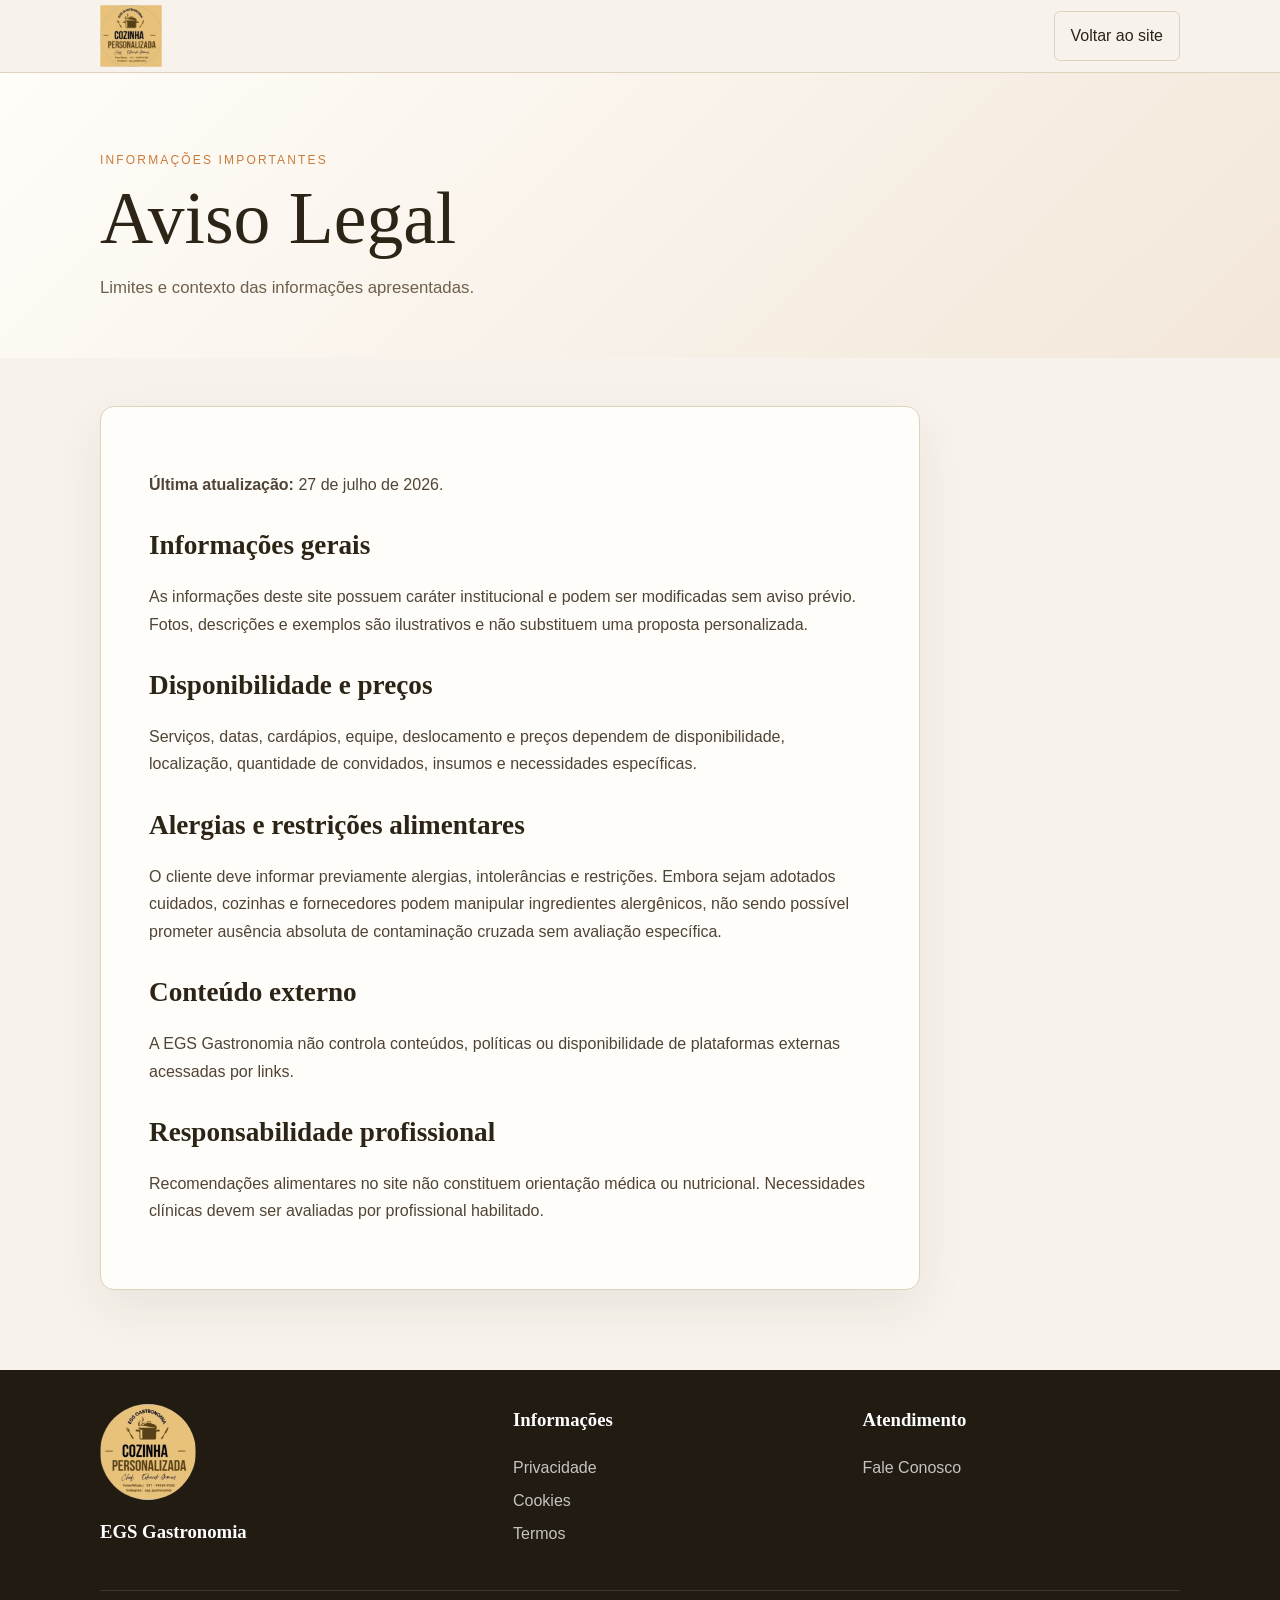
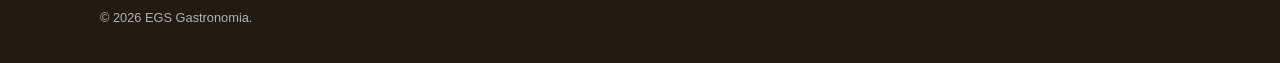
<file: aviso-legal.html>
<!doctype html><html lang="pt-BR"><head><meta charset="utf-8"><meta name="viewport" content="width=device-width,initial-scale=1"><meta name="description" content="Aviso Legal da EGS Gastronomia."><meta http-equiv="Content-Security-Policy" content="default-src 'none'; style-src 'self'; img-src 'self' data:; font-src 'self'; object-src 'none'; base-uri 'none'; form-action 'none'; frame-src 'none'; upgrade-insecure-requests"><title>Aviso Legal | EGS Gastronomia</title><link rel="stylesheet" href="assets/css/pages.css"></head><body><header class="page-nav"><div class="wrap"><a class="brand" href="index.html">EGS <span>Gastronomia</span></a><a class="back" href="index.html">Voltar ao site</a></div></header><section class="hero"><div class="wrap"><span class="eyebrow">Informações importantes</span><h1>Aviso Legal</h1><p>Limites e contexto das informações apresentadas.</p></div></section><main class="content"><div class="wrap"><article class="article"><p><strong>Última atualização:</strong> 27 de julho de 2026.</p><h2>Informações gerais</h2><p>As informações deste site possuem caráter institucional e podem ser modificadas sem aviso prévio. Fotos, descrições e exemplos são ilustrativos e não substituem uma proposta personalizada.</p><h2>Disponibilidade e preços</h2><p>Serviços, datas, cardápios, equipe, deslocamento e preços dependem de disponibilidade, localização, quantidade de convidados, insumos e necessidades específicas.</p><h2>Alergias e restrições alimentares</h2><p>O cliente deve informar previamente alergias, intolerâncias e restrições. Embora sejam adotados cuidados, cozinhas e fornecedores podem manipular ingredientes alergênicos, não sendo possível prometer ausência absoluta de contaminação cruzada sem avaliação específica.</p><h2>Conteúdo externo</h2><p>A EGS Gastronomia não controla conteúdos, políticas ou disponibilidade de plataformas externas acessadas por links.</p><h2>Responsabilidade profissional</h2><p>Recomendações alimentares no site não constituem orientação médica ou nutricional. Necessidades clínicas devem ser avaliadas por profissional habilitado.</p></article></div></main><footer class="page-footer"><div class="wrap"><div class="footer-grid"><div><h3>EGS Gastronomia</h3></div><div><h3>Informações</h3><a href="politica-de-privacidade.html">Privacidade</a><a href="politica-de-cookies.html">Cookies</a><a href="termos-de-uso.html">Termos</a></div><div><h3>Atendimento</h3><a href="fale-conosco.html">Fale Conosco</a></div></div><div class="copyright">© 2026 EGS Gastronomia.</div></div></footer></body></html>
</file>
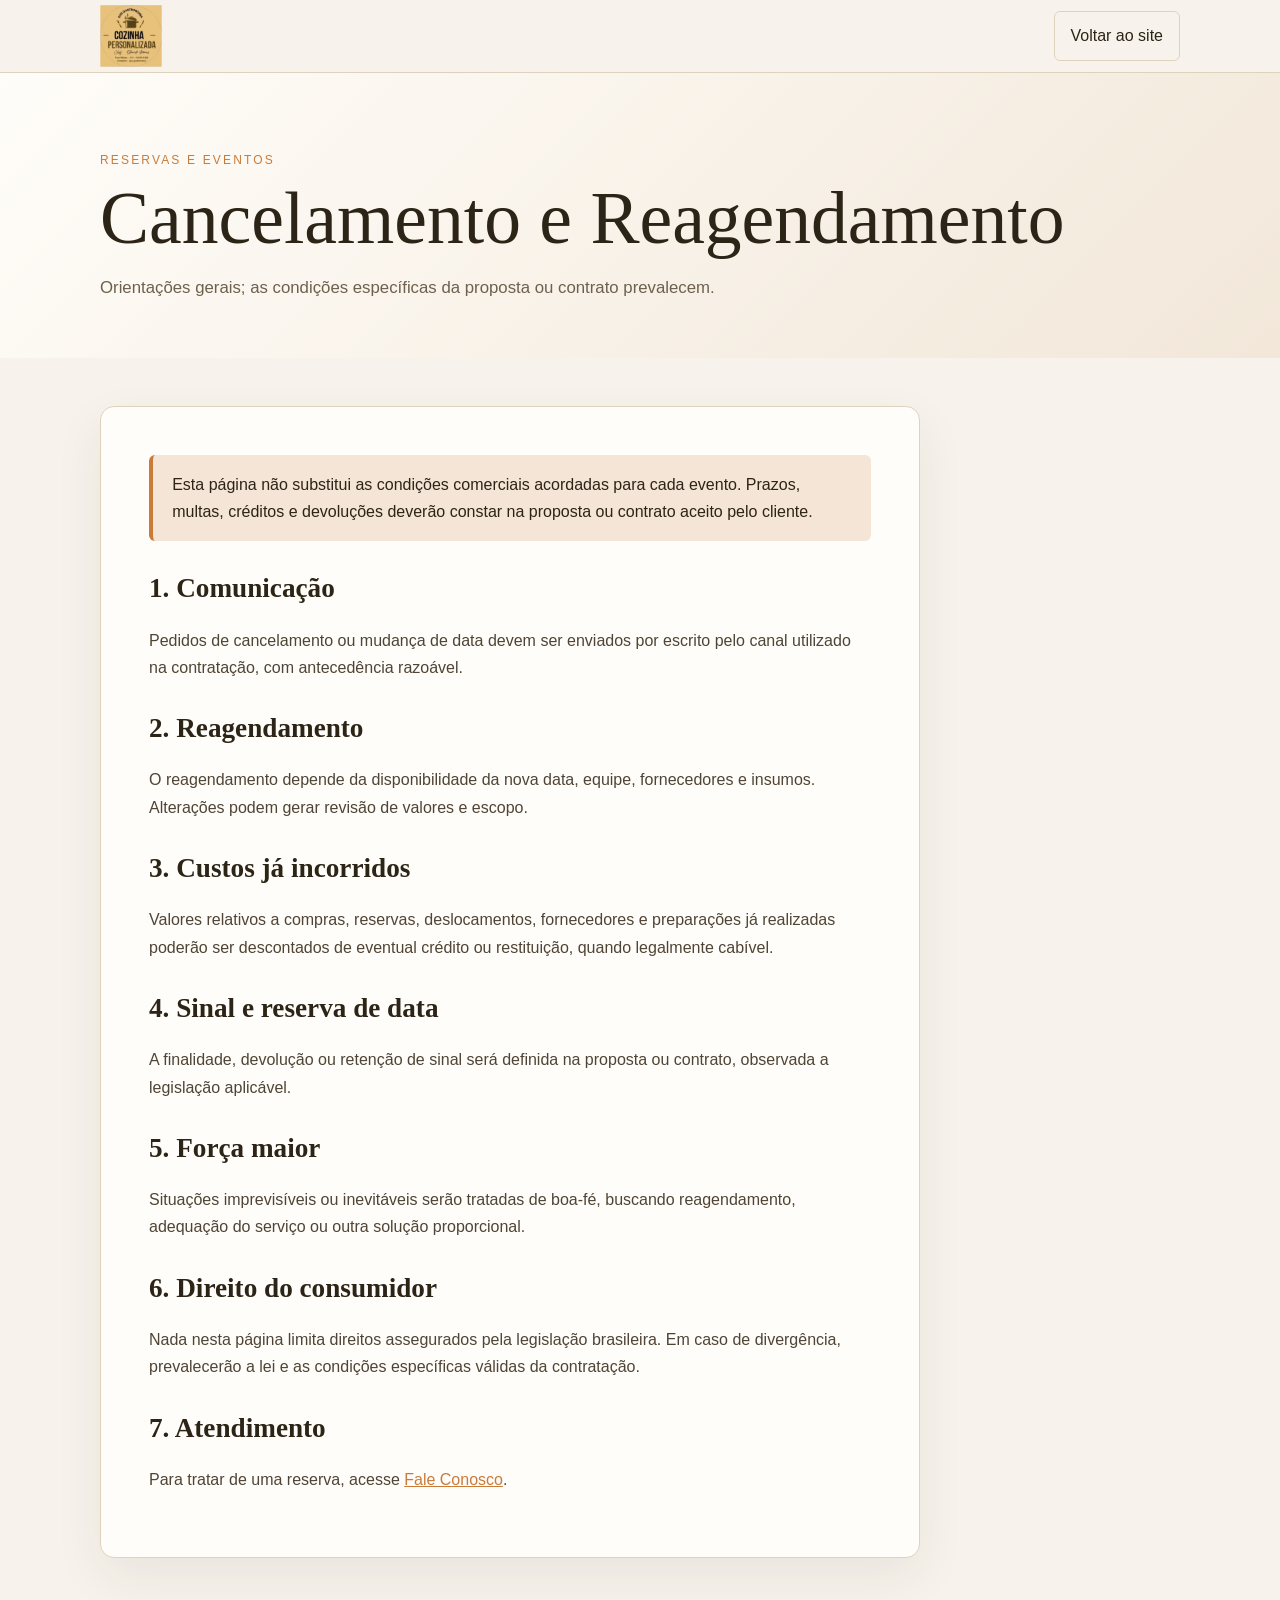
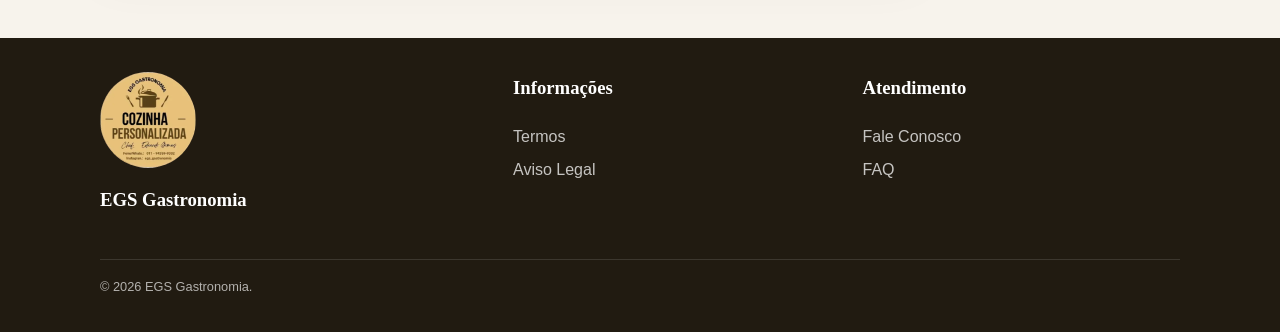
<file: cancelamento-e-reagendamento.html>
<!doctype html><html lang="pt-BR"><head><meta charset="utf-8"><meta name="viewport" content="width=device-width,initial-scale=1"><meta name="description" content="Informações sobre cancelamento e reagendamento da EGS Gastronomia."><meta http-equiv="Content-Security-Policy" content="default-src 'none'; style-src 'self'; img-src 'self' data:; font-src 'self'; object-src 'none'; base-uri 'none'; form-action 'none'; frame-src 'none'; upgrade-insecure-requests"><title>Cancelamento e Reagendamento | EGS Gastronomia</title><link rel="stylesheet" href="assets/css/pages.css"></head><body><header class="page-nav"><div class="wrap"><a class="brand" href="index.html">EGS <span>Gastronomia</span></a><a class="back" href="index.html">Voltar ao site</a></div></header><section class="hero"><div class="wrap"><span class="eyebrow">Reservas e eventos</span><h1>Cancelamento e Reagendamento</h1><p>Orientações gerais; as condições específicas da proposta ou contrato prevalecem.</p></div></section><main class="content"><div class="wrap"><article class="article"><div class="notice">Esta página não substitui as condições comerciais acordadas para cada evento. Prazos, multas, créditos e devoluções deverão constar na proposta ou contrato aceito pelo cliente.</div><h2>1. Comunicação</h2><p>Pedidos de cancelamento ou mudança de data devem ser enviados por escrito pelo canal utilizado na contratação, com antecedência razoável.</p><h2>2. Reagendamento</h2><p>O reagendamento depende da disponibilidade da nova data, equipe, fornecedores e insumos. Alterações podem gerar revisão de valores e escopo.</p><h2>3. Custos já incorridos</h2><p>Valores relativos a compras, reservas, deslocamentos, fornecedores e preparações já realizadas poderão ser descontados de eventual crédito ou restituição, quando legalmente cabível.</p><h2>4. Sinal e reserva de data</h2><p>A finalidade, devolução ou retenção de sinal será definida na proposta ou contrato, observada a legislação aplicável.</p><h2>5. Força maior</h2><p>Situações imprevisíveis ou inevitáveis serão tratadas de boa-fé, buscando reagendamento, adequação do serviço ou outra solução proporcional.</p><h2>6. Direito do consumidor</h2><p>Nada nesta página limita direitos assegurados pela legislação brasileira. Em caso de divergência, prevalecerão a lei e as condições específicas válidas da contratação.</p><h2>7. Atendimento</h2><p>Para tratar de uma reserva, acesse <a href="fale-conosco.html">Fale Conosco</a>.</p></article></div></main><footer class="page-footer"><div class="wrap"><div class="footer-grid"><div><h3>EGS Gastronomia</h3></div><div><h3>Informações</h3><a href="termos-de-uso.html">Termos</a><a href="aviso-legal.html">Aviso Legal</a></div><div><h3>Atendimento</h3><a href="fale-conosco.html">Fale Conosco</a><a href="faq.html">FAQ</a></div></div><div class="copyright">© 2026 EGS Gastronomia.</div></div></footer></body></html>
</file>
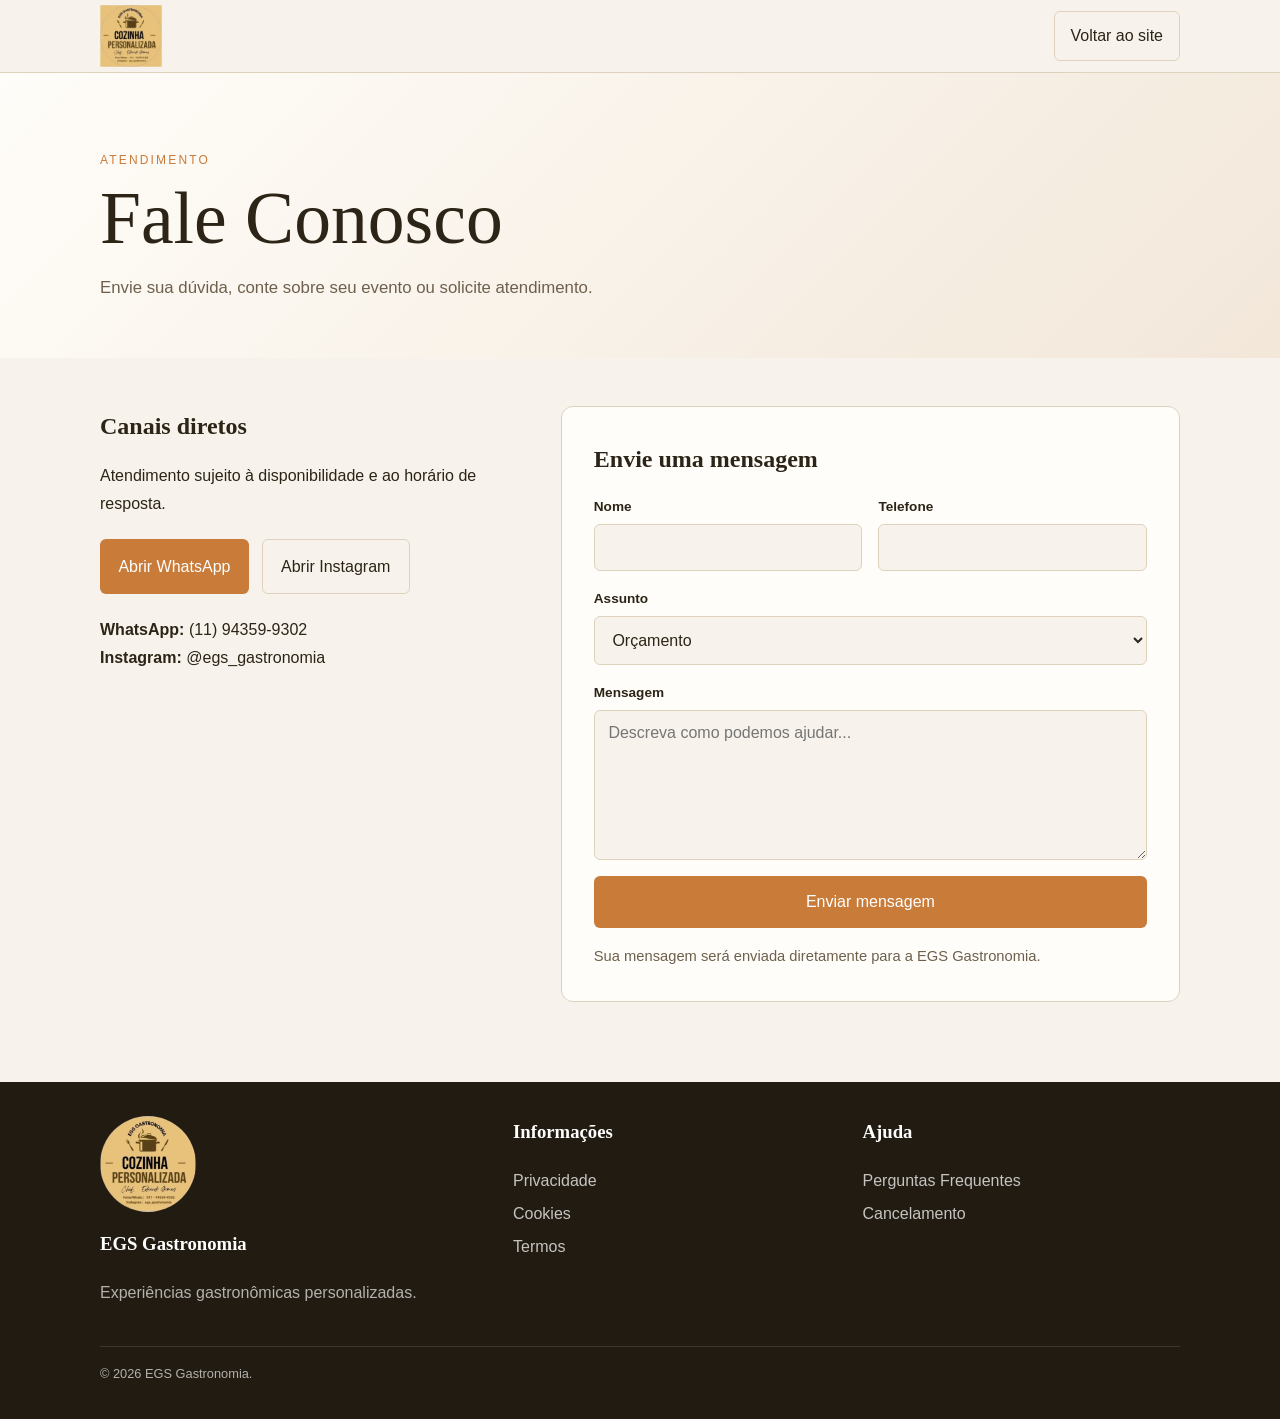
<file: fale-conosco.html>
<!doctype html><html lang="pt-BR"><head><meta charset="utf-8"><meta name="viewport" content="width=device-width,initial-scale=1"><meta name="description" content="Fale com a EGS Gastronomia pelo WhatsApp ou Instagram."><meta name="referrer" content="strict-origin-when-cross-origin"><meta http-equiv="Content-Security-Policy" content="default-src 'none'; style-src 'self'; script-src 'self'; img-src 'self' data:; font-src 'self'; connect-src https://script.google.com https://script.googleusercontent.com; object-src 'none'; base-uri 'none'; form-action 'none'; frame-src 'none'; upgrade-insecure-requests"><title>Fale Conosco | EGS Gastronomia</title><link rel="stylesheet" href="assets/css/pages.css?v=20260727-5"><script src="assets/js/contact.js?v=20260824-1" defer></script></head><body><header class="page-nav"><div class="wrap"><a class="brand" href="index.html">EGS <span>Gastronomia</span></a><a class="back" href="index.html">Voltar ao site</a></div></header><section class="hero"><div class="wrap"><span class="eyebrow">Atendimento</span><h1>Fale Conosco</h1><p>Envie sua dúvida, conte sobre seu evento ou solicite atendimento.</p></div></section><main class="content"><div class="wrap"><div class="contact-layout"><section class="contact-panel"><h2>Canais diretos</h2><p>Atendimento sujeito à disponibilidade e ao horário de resposta.</p><div class="contact-actions"><a class="btn" href="https://wa.me/5511943599302" target="_blank" rel="noopener noreferrer">Abrir WhatsApp</a><a class="btn secondary" href="https://www.instagram.com/egs_gastronomia/" target="_blank" rel="noopener noreferrer">Abrir Instagram</a></div><p><strong>WhatsApp:</strong> (11) 94359-9302<br><strong>Instagram:</strong> @egs_gastronomia</p></section><section class="contact-form-card"><h2>Envie uma mensagem</h2><form id="contato-form" novalidate><div class="form-grid"><div class="honeypot" aria-hidden="true"><label for="website">Não preencha</label><input id="website" tabindex="-1" autocomplete="off"></div><label>Nome<input id="nome" maxlength="80" autocomplete="name" required></label><label>Telefone<input id="telefone" type="tel" maxlength="30" inputmode="tel" autocomplete="tel"></label><label class="full">Assunto<select id="assunto"><option>Orçamento</option><option>Dúvida</option><option>Parceria</option><option>Privacidade e dados</option><option>Outro</option></select></label><label class="full">Mensagem<textarea id="mensagem" maxlength="700" required placeholder="Descreva como podemos ajudar..."></textarea></label><button class="btn full" type="submit">Enviar mensagem</button></div></form><p class="form-note" aria-live="polite">Sua mensagem será enviada diretamente para a EGS Gastronomia.</p></section></div></div></main><footer class="page-footer"><div class="wrap"><div class="footer-grid"><div><h3>EGS Gastronomia</h3><p>Experiências gastronômicas personalizadas.</p></div><div><h3>Informações</h3><a href="politica-de-privacidade.html">Privacidade</a><a href="politica-de-cookies.html">Cookies</a><a href="termos-de-uso.html">Termos</a></div><div><h3>Ajuda</h3><a href="faq.html">Perguntas Frequentes</a><a href="cancelamento-e-reagendamento.html">Cancelamento</a></div></div><div class="copyright">© 2026 EGS Gastronomia.</div></div></footer></body></html>
</file>
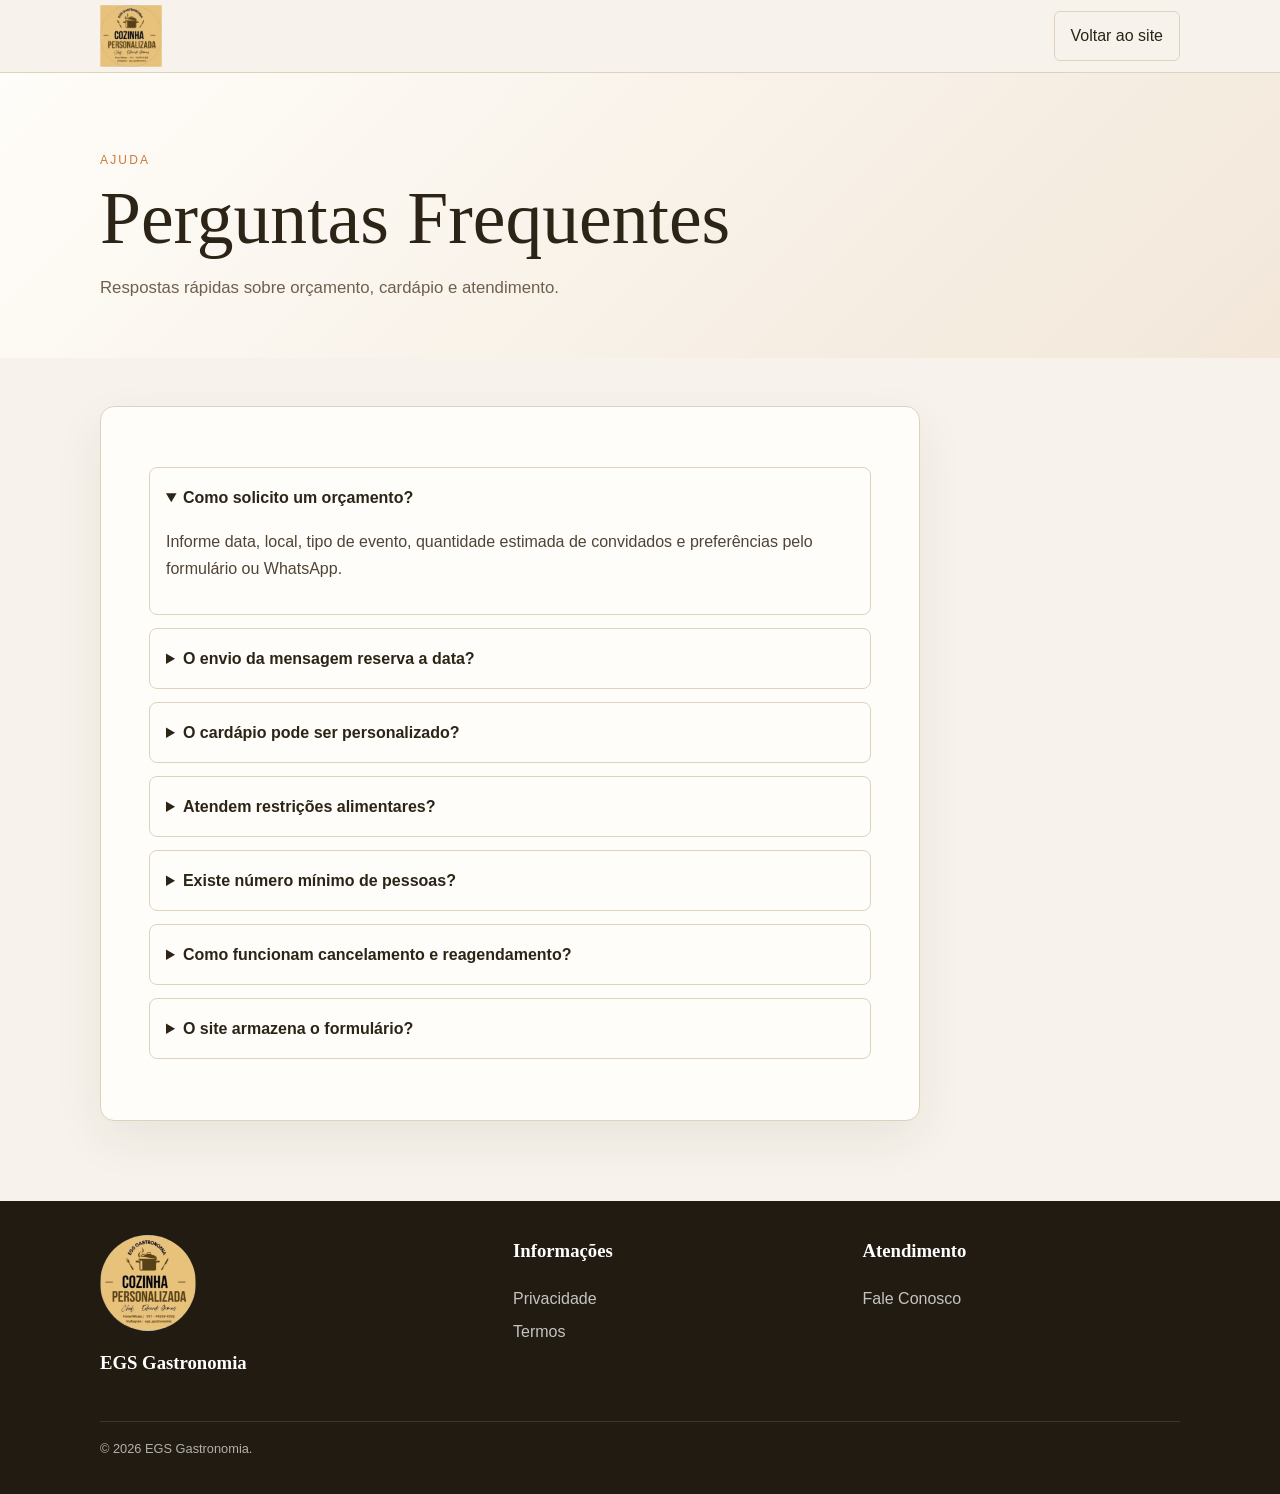
<file: faq.html>
<!doctype html><html lang="pt-BR"><head><meta charset="utf-8"><meta name="viewport" content="width=device-width,initial-scale=1"><meta name="description" content="Perguntas frequentes sobre os serviços da EGS Gastronomia."><meta http-equiv="Content-Security-Policy" content="default-src 'none'; style-src 'self'; img-src 'self' data:; font-src 'self'; object-src 'none'; base-uri 'none'; form-action 'none'; frame-src 'none'; upgrade-insecure-requests"><title>FAQ | EGS Gastronomia</title><link rel="stylesheet" href="assets/css/pages.css"></head><body><header class="page-nav"><div class="wrap"><a class="brand" href="index.html">EGS <span>Gastronomia</span></a><a class="back" href="index.html">Voltar ao site</a></div></header><section class="hero"><div class="wrap"><span class="eyebrow">Ajuda</span><h1>Perguntas Frequentes</h1><p>Respostas rápidas sobre orçamento, cardápio e atendimento.</p></div></section><main class="content"><div class="wrap"><section class="article faq"><details open><summary>Como solicito um orçamento?</summary><p>Informe data, local, tipo de evento, quantidade estimada de convidados e preferências pelo formulário ou WhatsApp.</p></details><details><summary>O envio da mensagem reserva a data?</summary><p>Não. A reserva depende de disponibilidade, definição do serviço, aceite da proposta e condições comerciais acordadas.</p></details><details><summary>O cardápio pode ser personalizado?</summary><p>Sim. A proposta considera o perfil do evento, preferências, orçamento e viabilidade técnica.</p></details><details><summary>Atendem restrições alimentares?</summary><p>As necessidades devem ser informadas previamente. Cada caso será avaliado, inclusive quanto ao risco de contaminação cruzada.</p></details><details><summary>Existe número mínimo de pessoas?</summary><p>Pode variar conforme menu, formato do serviço, deslocamento e estrutura necessária.</p></details><details><summary>Como funcionam cancelamento e reagendamento?</summary><p>As condições específicas constarão da proposta ou contrato. Consulte também nossa <a href="cancelamento-e-reagendamento.html">página informativa</a>.</p></details><details><summary>O site armazena o formulário?</summary><p>Não. A mensagem é preparada no navegador e aberta no WhatsApp para que você confirme o envio.</p></details></section></div></main><footer class="page-footer"><div class="wrap"><div class="footer-grid"><div><h3>EGS Gastronomia</h3></div><div><h3>Informações</h3><a href="politica-de-privacidade.html">Privacidade</a><a href="termos-de-uso.html">Termos</a></div><div><h3>Atendimento</h3><a href="fale-conosco.html">Fale Conosco</a></div></div><div class="copyright">© 2026 EGS Gastronomia.</div></div></footer></body></html>
</file>
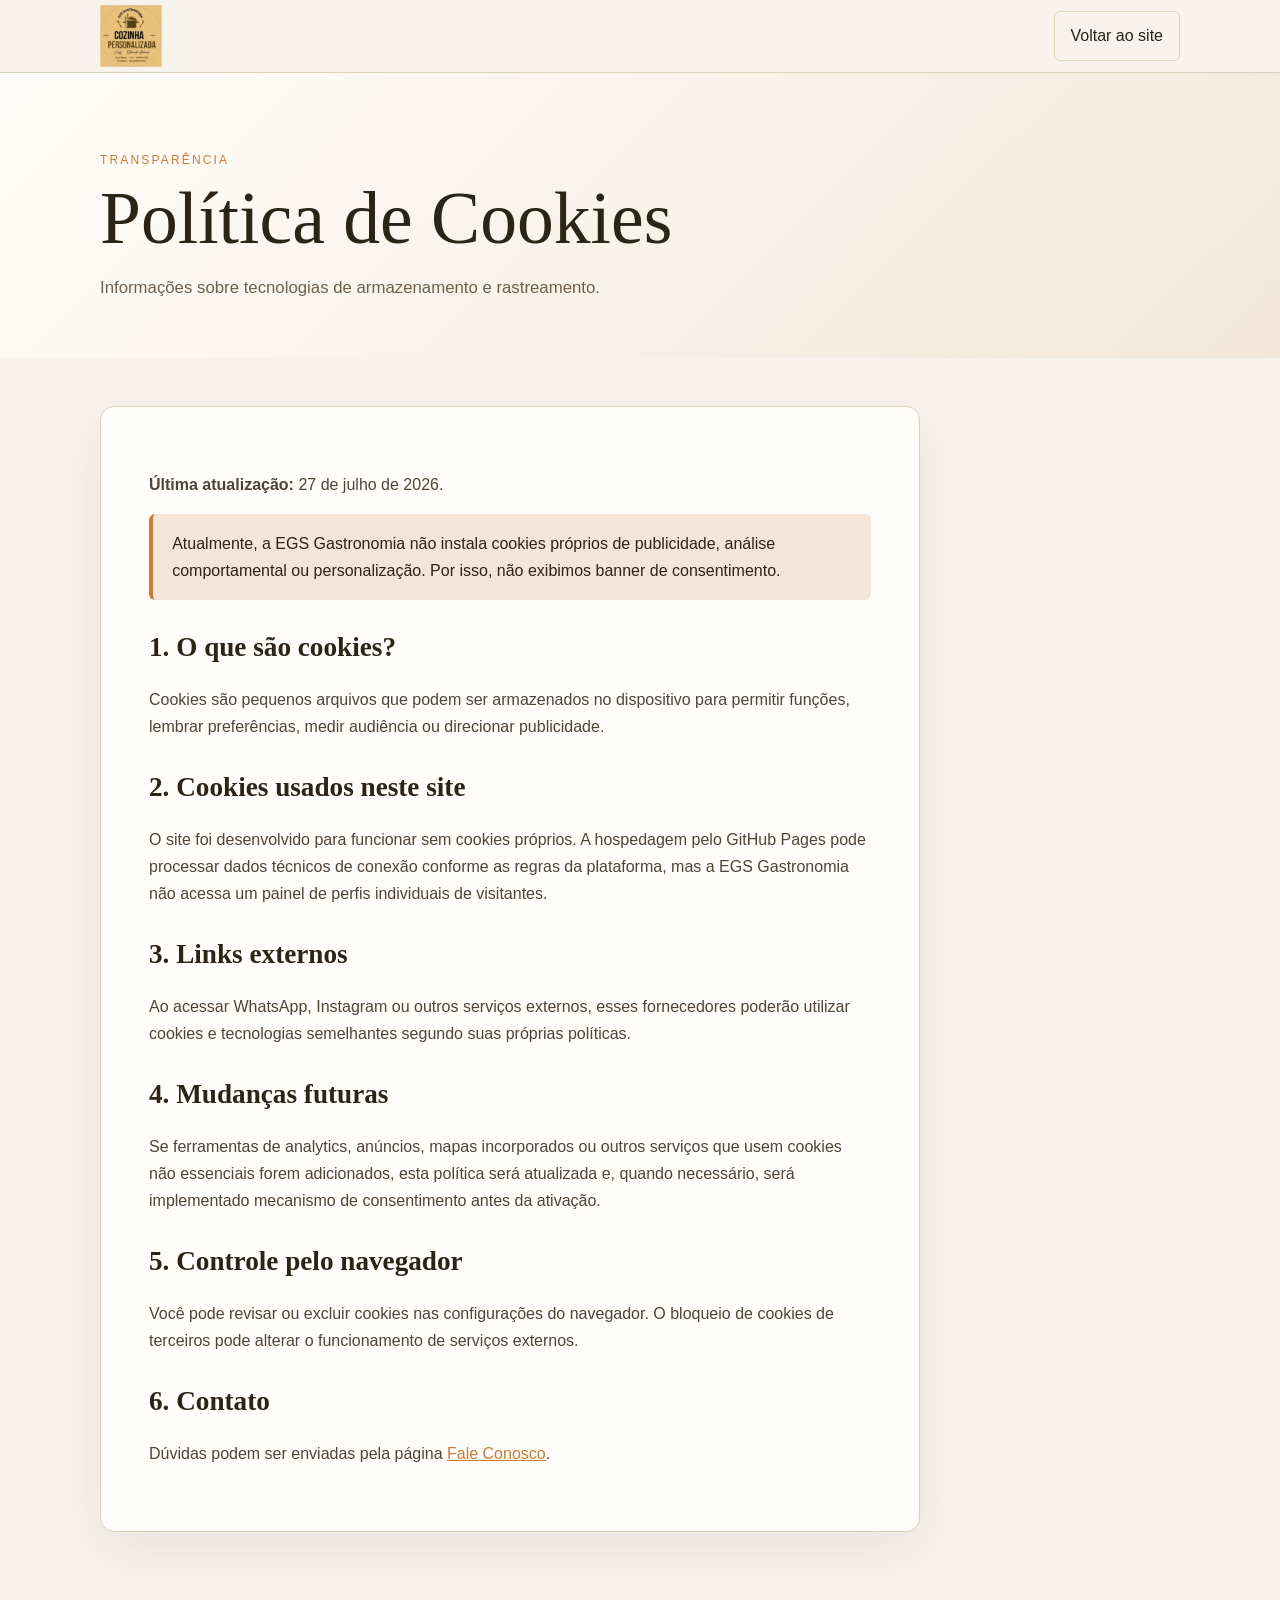
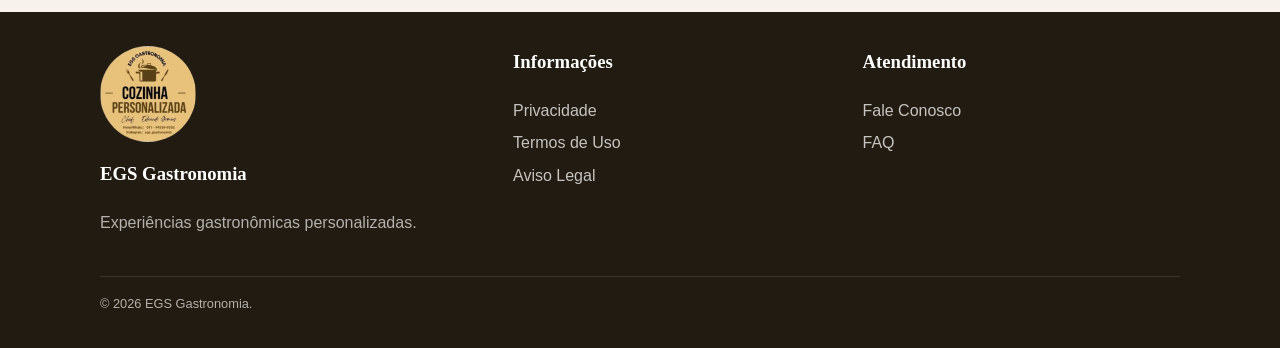
<file: politica-de-cookies.html>
<!doctype html><html lang="pt-BR"><head><meta charset="utf-8"><meta name="viewport" content="width=device-width,initial-scale=1"><meta name="description" content="Política de Cookies da EGS Gastronomia."><meta http-equiv="Content-Security-Policy" content="default-src 'none'; style-src 'self'; img-src 'self' data:; font-src 'self'; object-src 'none'; base-uri 'none'; form-action 'none'; frame-src 'none'; upgrade-insecure-requests"><title>Política de Cookies | EGS Gastronomia</title><link rel="stylesheet" href="assets/css/pages.css"></head><body><header class="page-nav"><div class="wrap"><a class="brand" href="index.html">EGS <span>Gastronomia</span></a><a class="back" href="index.html">Voltar ao site</a></div></header><section class="hero"><div class="wrap"><span class="eyebrow">Transparência</span><h1>Política de Cookies</h1><p>Informações sobre tecnologias de armazenamento e rastreamento.</p></div></section><main class="content"><div class="wrap"><article class="article"><p><strong>Última atualização:</strong> 27 de julho de 2026.</p><div class="notice">Atualmente, a EGS Gastronomia não instala cookies próprios de publicidade, análise comportamental ou personalização. Por isso, não exibimos banner de consentimento.</div><h2>1. O que são cookies?</h2><p>Cookies são pequenos arquivos que podem ser armazenados no dispositivo para permitir funções, lembrar preferências, medir audiência ou direcionar publicidade.</p><h2>2. Cookies usados neste site</h2><p>O site foi desenvolvido para funcionar sem cookies próprios. A hospedagem pelo GitHub Pages pode processar dados técnicos de conexão conforme as regras da plataforma, mas a EGS Gastronomia não acessa um painel de perfis individuais de visitantes.</p><h2>3. Links externos</h2><p>Ao acessar WhatsApp, Instagram ou outros serviços externos, esses fornecedores poderão utilizar cookies e tecnologias semelhantes segundo suas próprias políticas.</p><h2>4. Mudanças futuras</h2><p>Se ferramentas de analytics, anúncios, mapas incorporados ou outros serviços que usem cookies não essenciais forem adicionados, esta política será atualizada e, quando necessário, será implementado mecanismo de consentimento antes da ativação.</p><h2>5. Controle pelo navegador</h2><p>Você pode revisar ou excluir cookies nas configurações do navegador. O bloqueio de cookies de terceiros pode alterar o funcionamento de serviços externos.</p><h2>6. Contato</h2><p>Dúvidas podem ser enviadas pela página <a href="fale-conosco.html">Fale Conosco</a>.</p></article></div></main><footer class="page-footer"><div class="wrap"><div class="footer-grid"><div><h3>EGS Gastronomia</h3><p>Experiências gastronômicas personalizadas.</p></div><div><h3>Informações</h3><a href="politica-de-privacidade.html">Privacidade</a><a href="termos-de-uso.html">Termos de Uso</a><a href="aviso-legal.html">Aviso Legal</a></div><div><h3>Atendimento</h3><a href="fale-conosco.html">Fale Conosco</a><a href="faq.html">FAQ</a></div></div><div class="copyright">© 2026 EGS Gastronomia.</div></div></footer></body></html>
</file>
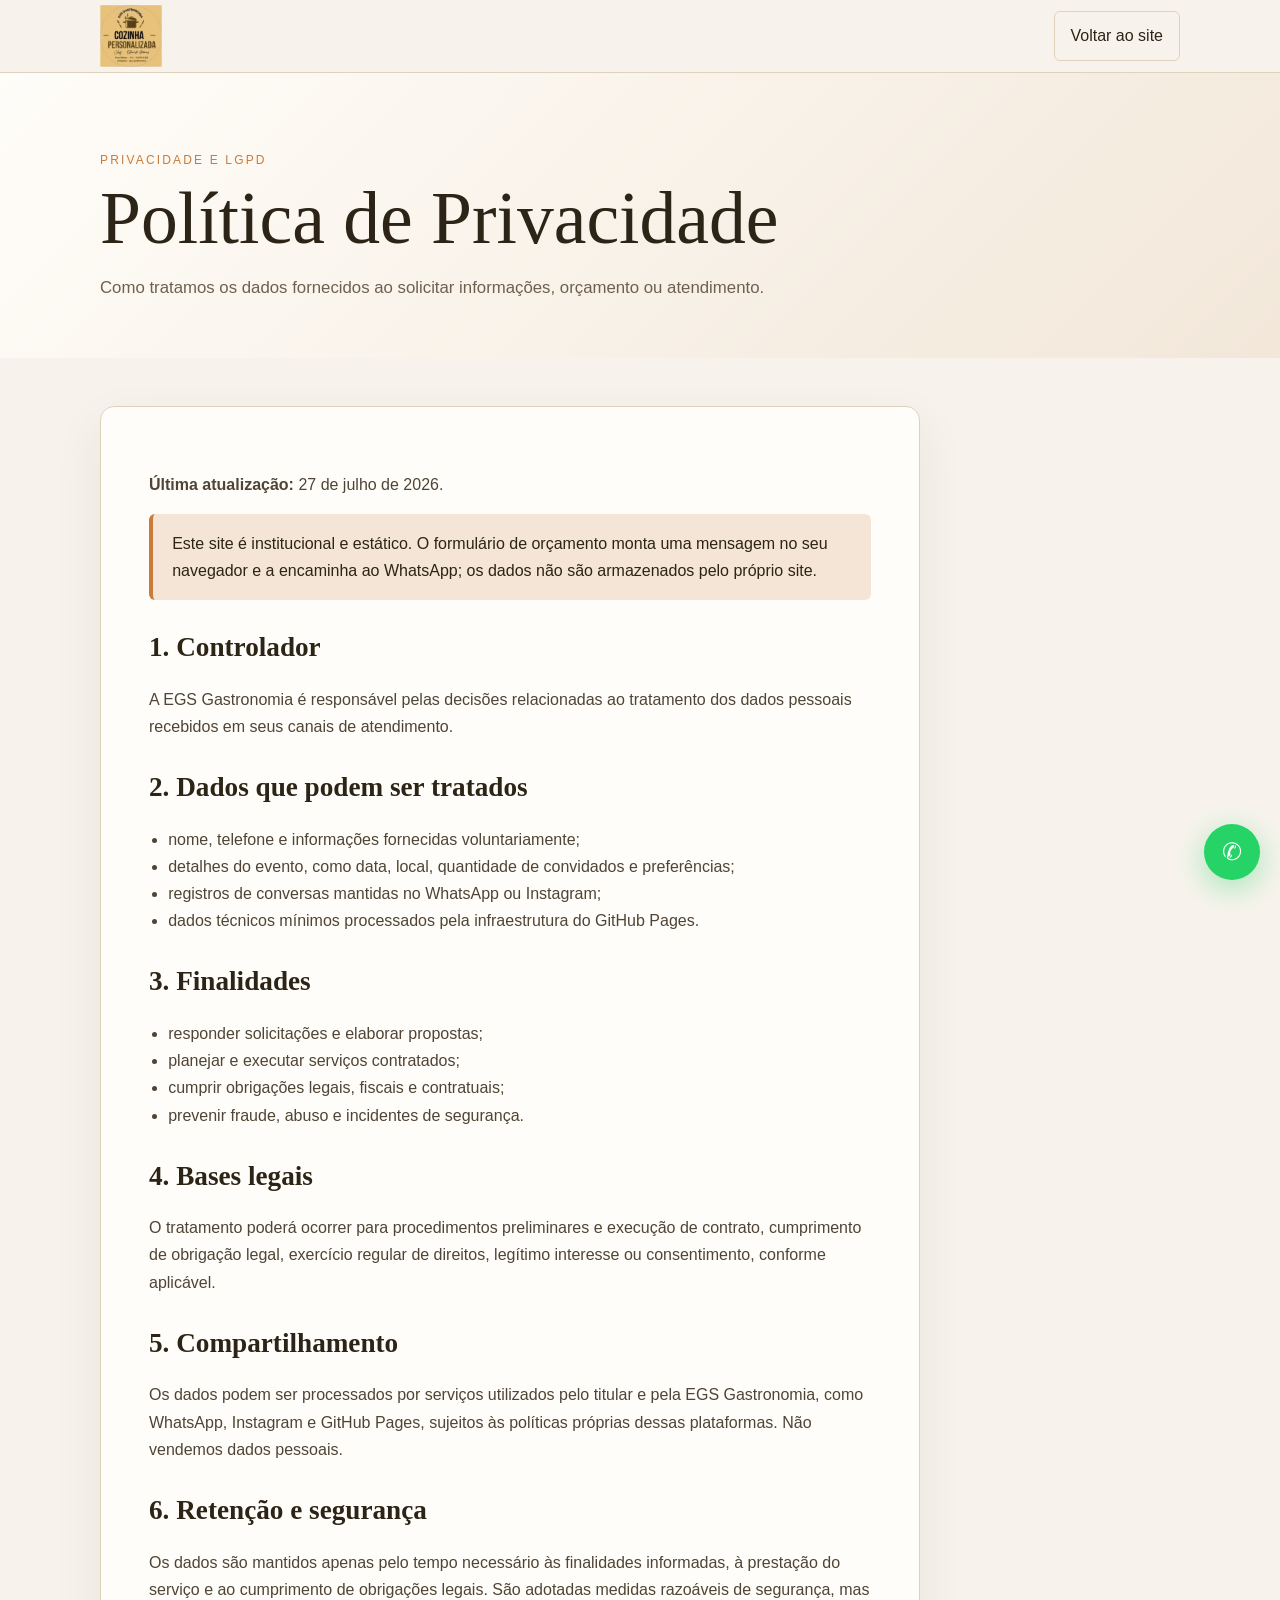
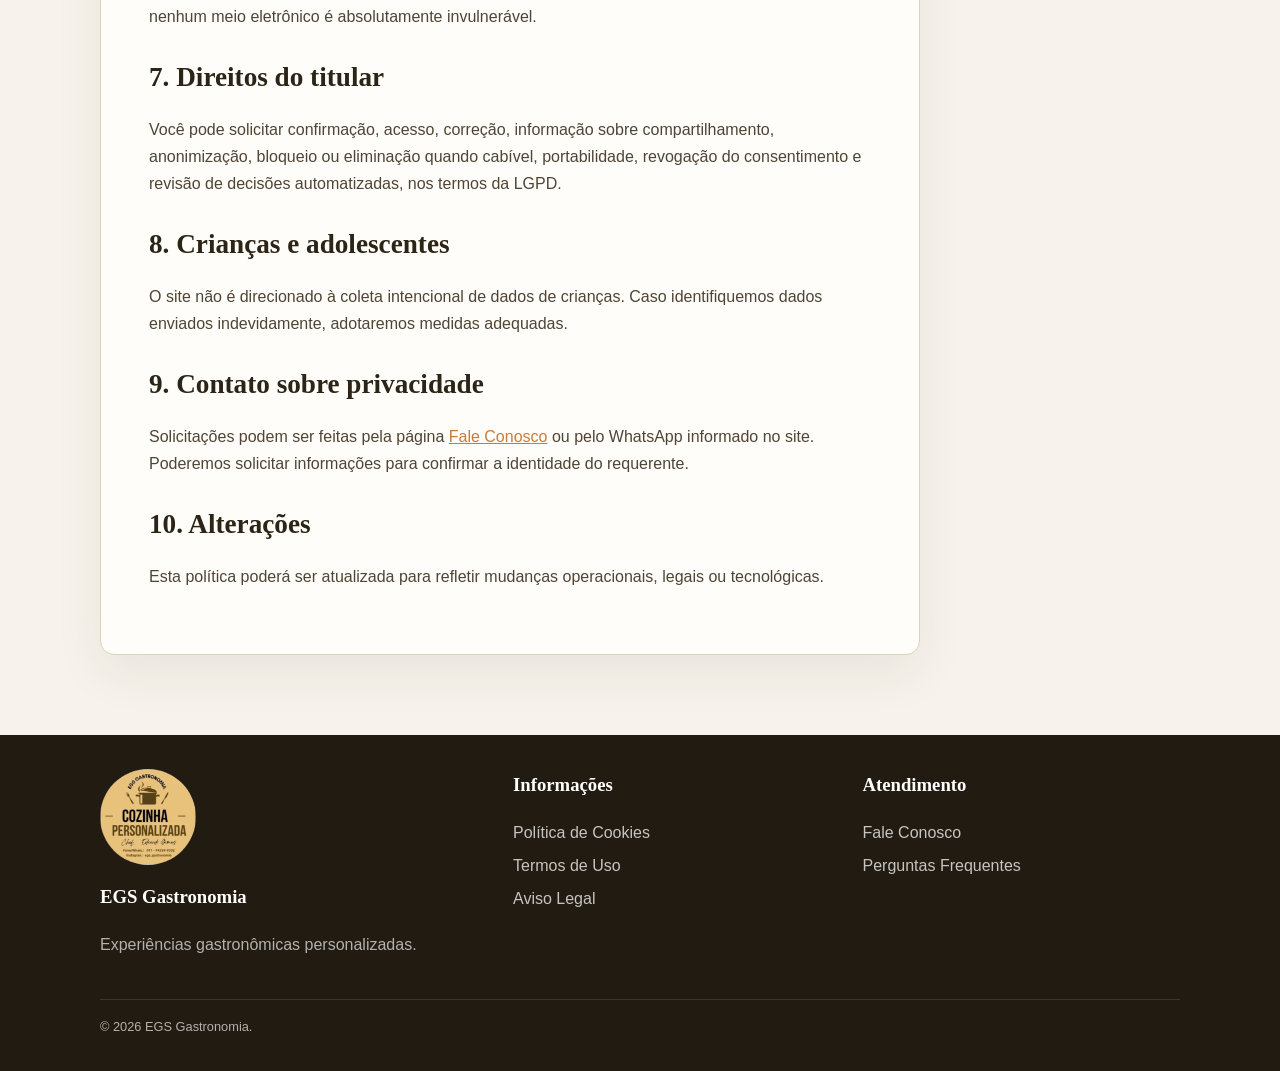
<file: politica-de-privacidade.html>
<!doctype html><html lang="pt-BR"><head><meta charset="utf-8"><meta name="viewport" content="width=device-width,initial-scale=1"><meta name="description" content="Política de Privacidade da EGS Gastronomia."><meta name="referrer" content="strict-origin-when-cross-origin"><meta http-equiv="Content-Security-Policy" content="default-src 'none'; style-src 'self'; img-src 'self' data:; font-src 'self'; connect-src 'none'; object-src 'none'; base-uri 'none'; form-action 'none'; frame-src 'none'; upgrade-insecure-requests"><title>Política de Privacidade | EGS Gastronomia</title><link rel="stylesheet" href="assets/css/pages.css"></head><body><header class="page-nav"><div class="wrap"><a class="brand" href="index.html">EGS <span>Gastronomia</span></a><a class="back" href="index.html">Voltar ao site</a></div></header><section class="hero"><div class="wrap"><span class="eyebrow">Privacidade e LGPD</span><h1>Política de Privacidade</h1><p>Como tratamos os dados fornecidos ao solicitar informações, orçamento ou atendimento.</p></div></section><main class="content"><div class="wrap"><article class="article"><p><strong>Última atualização:</strong> 27 de julho de 2026.</p><div class="notice">Este site é institucional e estático. O formulário de orçamento monta uma mensagem no seu navegador e a encaminha ao WhatsApp; os dados não são armazenados pelo próprio site.</div><h2>1. Controlador</h2><p>A EGS Gastronomia é responsável pelas decisões relacionadas ao tratamento dos dados pessoais recebidos em seus canais de atendimento.</p><h2>2. Dados que podem ser tratados</h2><ul><li>nome, telefone e informações fornecidas voluntariamente;</li><li>detalhes do evento, como data, local, quantidade de convidados e preferências;</li><li>registros de conversas mantidas no WhatsApp ou Instagram;</li><li>dados técnicos mínimos processados pela infraestrutura do GitHub Pages.</li></ul><h2>3. Finalidades</h2><ul><li>responder solicitações e elaborar propostas;</li><li>planejar e executar serviços contratados;</li><li>cumprir obrigações legais, fiscais e contratuais;</li><li>prevenir fraude, abuso e incidentes de segurança.</li></ul><h2>4. Bases legais</h2><p>O tratamento poderá ocorrer para procedimentos preliminares e execução de contrato, cumprimento de obrigação legal, exercício regular de direitos, legítimo interesse ou consentimento, conforme aplicável.</p><h2>5. Compartilhamento</h2><p>Os dados podem ser processados por serviços utilizados pelo titular e pela EGS Gastronomia, como WhatsApp, Instagram e GitHub Pages, sujeitos às políticas próprias dessas plataformas. Não vendemos dados pessoais.</p><h2>6. Retenção e segurança</h2><p>Os dados são mantidos apenas pelo tempo necessário às finalidades informadas, à prestação do serviço e ao cumprimento de obrigações legais. São adotadas medidas razoáveis de segurança, mas nenhum meio eletrônico é absolutamente invulnerável.</p><h2>7. Direitos do titular</h2><p>Você pode solicitar confirmação, acesso, correção, informação sobre compartilhamento, anonimização, bloqueio ou eliminação quando cabível, portabilidade, revogação do consentimento e revisão de decisões automatizadas, nos termos da LGPD.</p><h2>8. Crianças e adolescentes</h2><p>O site não é direcionado à coleta intencional de dados de crianças. Caso identifiquemos dados enviados indevidamente, adotaremos medidas adequadas.</p><h2>9. Contato sobre privacidade</h2><p>Solicitações podem ser feitas pela página <a href="fale-conosco.html">Fale Conosco</a> ou pelo WhatsApp informado no site. Poderemos solicitar informações para confirmar a identidade do requerente.</p><h2>10. Alterações</h2><p>Esta política poderá ser atualizada para refletir mudanças operacionais, legais ou tecnológicas.</p></article></div></main><footer class="page-footer"><div class="wrap"><div class="footer-grid"><div><h3>EGS Gastronomia</h3><p>Experiências gastronômicas personalizadas.</p></div><div><h3>Informações</h3><a href="politica-de-cookies.html">Política de Cookies</a><a href="termos-de-uso.html">Termos de Uso</a><a href="aviso-legal.html">Aviso Legal</a></div><div><h3>Atendimento</h3><a href="fale-conosco.html">Fale Conosco</a><a href="faq.html">Perguntas Frequentes</a></div></div><div class="copyright">© 2026 EGS Gastronomia.</div></div></footer><a class="wa" href="https://wa.me/5511943599302" target="_blank" rel="noopener noreferrer" aria-label="WhatsApp">✆</a></body></html>
</file>
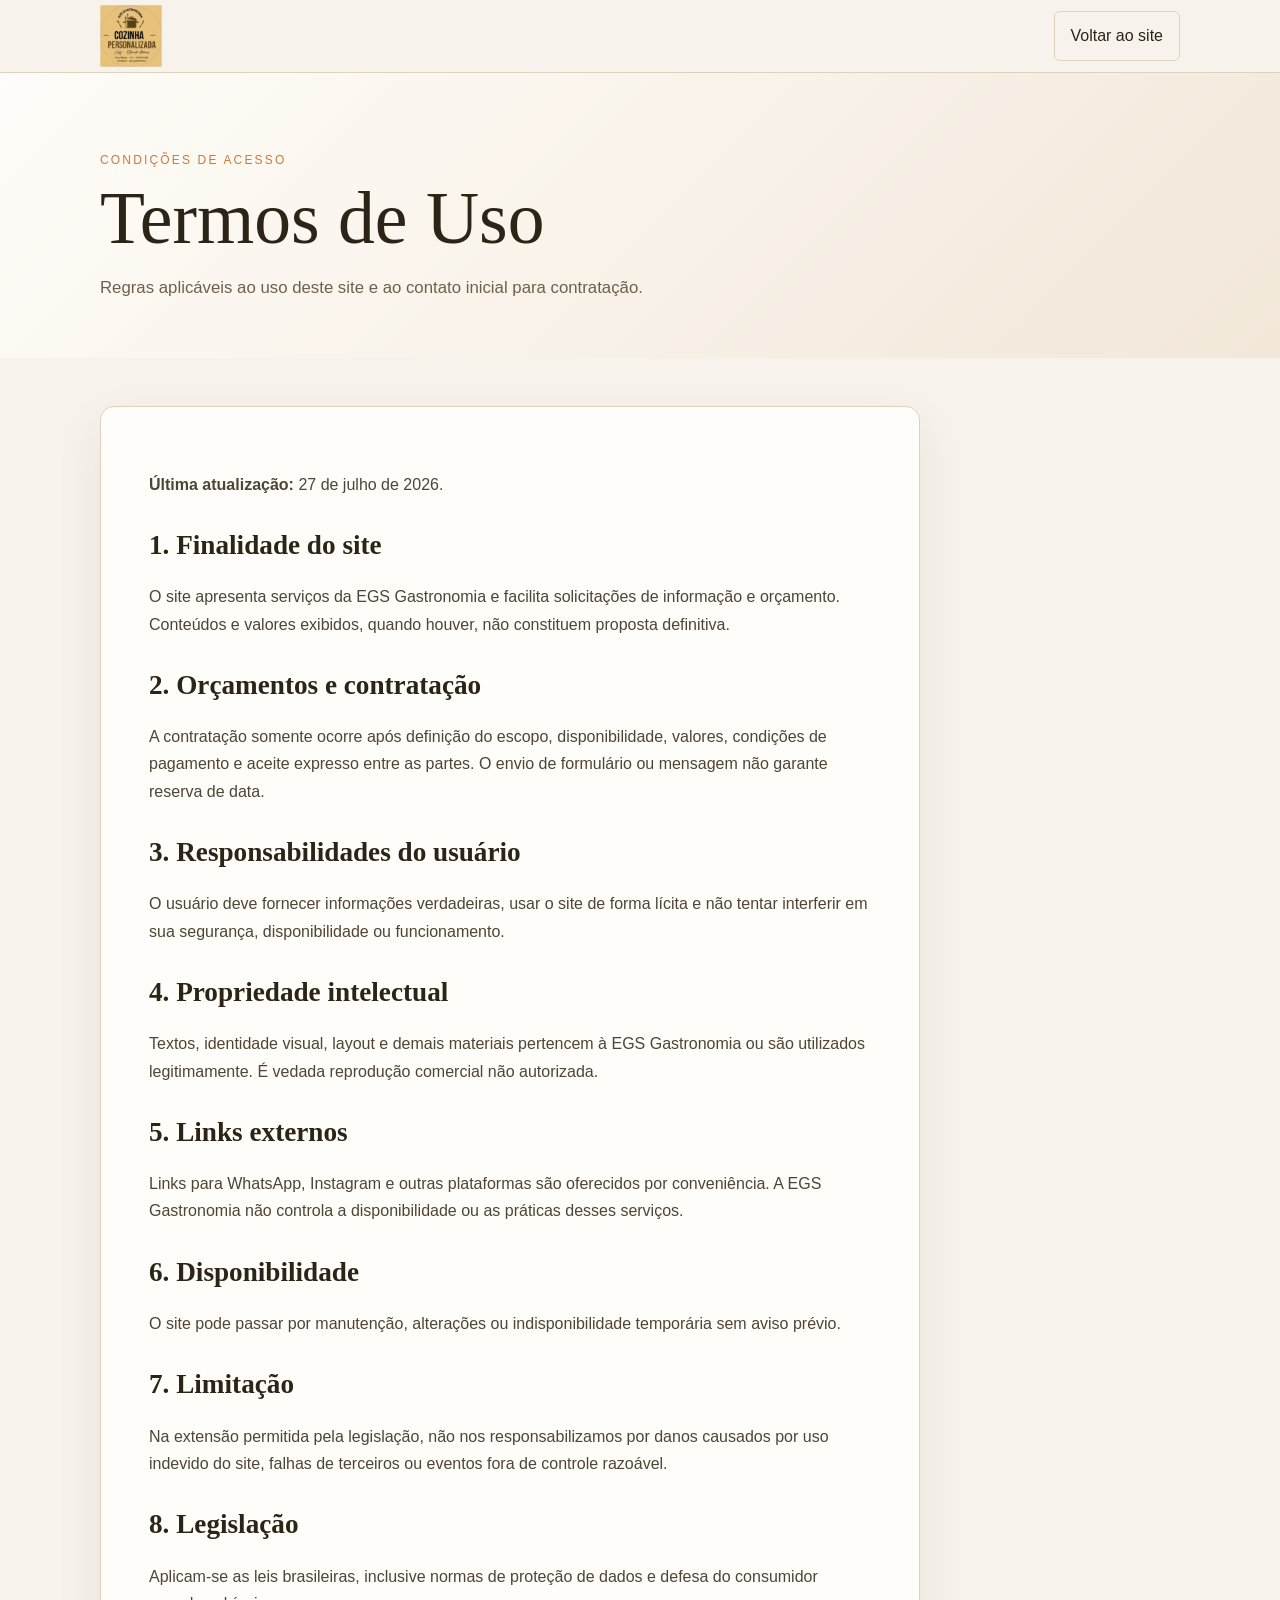
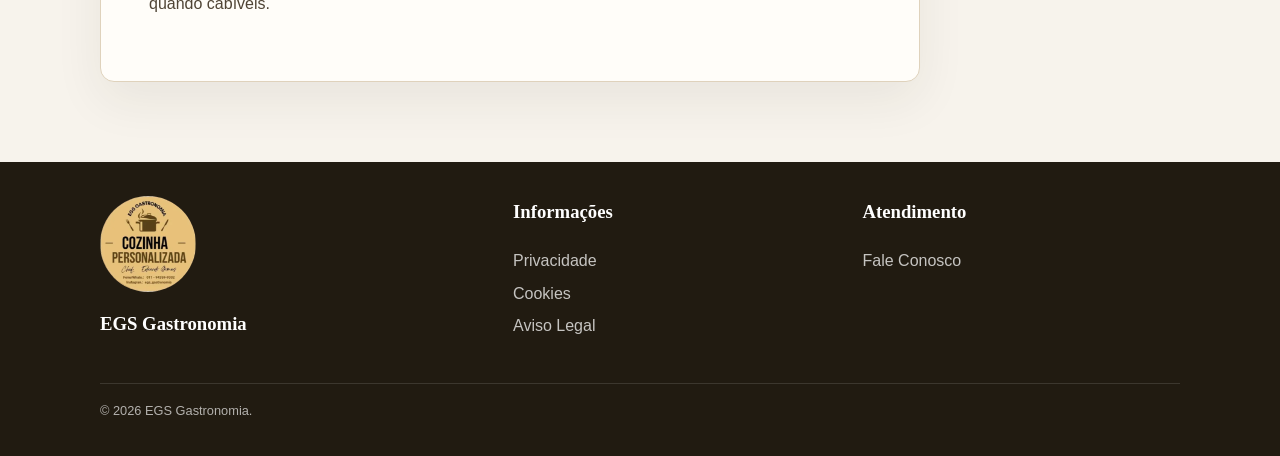
<file: termos-de-uso.html>
<!doctype html><html lang="pt-BR"><head><meta charset="utf-8"><meta name="viewport" content="width=device-width,initial-scale=1"><meta name="description" content="Termos de Uso da EGS Gastronomia."><meta http-equiv="Content-Security-Policy" content="default-src 'none'; style-src 'self'; img-src 'self' data:; font-src 'self'; object-src 'none'; base-uri 'none'; form-action 'none'; frame-src 'none'; upgrade-insecure-requests"><title>Termos de Uso | EGS Gastronomia</title><link rel="stylesheet" href="assets/css/pages.css"></head><body><header class="page-nav"><div class="wrap"><a class="brand" href="index.html">EGS <span>Gastronomia</span></a><a class="back" href="index.html">Voltar ao site</a></div></header><section class="hero"><div class="wrap"><span class="eyebrow">Condições de acesso</span><h1>Termos de Uso</h1><p>Regras aplicáveis ao uso deste site e ao contato inicial para contratação.</p></div></section><main class="content"><div class="wrap"><article class="article"><p><strong>Última atualização:</strong> 27 de julho de 2026.</p><h2>1. Finalidade do site</h2><p>O site apresenta serviços da EGS Gastronomia e facilita solicitações de informação e orçamento. Conteúdos e valores exibidos, quando houver, não constituem proposta definitiva.</p><h2>2. Orçamentos e contratação</h2><p>A contratação somente ocorre após definição do escopo, disponibilidade, valores, condições de pagamento e aceite expresso entre as partes. O envio de formulário ou mensagem não garante reserva de data.</p><h2>3. Responsabilidades do usuário</h2><p>O usuário deve fornecer informações verdadeiras, usar o site de forma lícita e não tentar interferir em sua segurança, disponibilidade ou funcionamento.</p><h2>4. Propriedade intelectual</h2><p>Textos, identidade visual, layout e demais materiais pertencem à EGS Gastronomia ou são utilizados legitimamente. É vedada reprodução comercial não autorizada.</p><h2>5. Links externos</h2><p>Links para WhatsApp, Instagram e outras plataformas são oferecidos por conveniência. A EGS Gastronomia não controla a disponibilidade ou as práticas desses serviços.</p><h2>6. Disponibilidade</h2><p>O site pode passar por manutenção, alterações ou indisponibilidade temporária sem aviso prévio.</p><h2>7. Limitação</h2><p>Na extensão permitida pela legislação, não nos responsabilizamos por danos causados por uso indevido do site, falhas de terceiros ou eventos fora de controle razoável.</p><h2>8. Legislação</h2><p>Aplicam-se as leis brasileiras, inclusive normas de proteção de dados e defesa do consumidor quando cabíveis.</p></article></div></main><footer class="page-footer"><div class="wrap"><div class="footer-grid"><div><h3>EGS Gastronomia</h3></div><div><h3>Informações</h3><a href="politica-de-privacidade.html">Privacidade</a><a href="politica-de-cookies.html">Cookies</a><a href="aviso-legal.html">Aviso Legal</a></div><div><h3>Atendimento</h3><a href="fale-conosco.html">Fale Conosco</a></div></div><div class="copyright">© 2026 EGS Gastronomia.</div></div></footer></body></html>
</file>
<file: assets/css/pages.css>
:root{--bg:#f7f3ec;--paper:#fffdf9;--ink:#2c2416;--muted:#6e604d;--line:#dfd2bc;--brand:#c97b3a}*{box-sizing:border-box}html{scroll-behavior:smooth;-webkit-text-size-adjust:100%}body{margin:0;min-width:320px;background:var(--bg);color:var(--ink);font-family:Arial,Helvetica,sans-serif;line-height:1.7;overflow-x:hidden}a{color:var(--brand)}img,svg{max-width:100%}.wrap{width:min(1080px,calc(100% - 40px));margin:auto}.page-nav{position:sticky;top:0;z-index:10;background:#f7f3ecf2;border-bottom:1px solid var(--line);backdrop-filter:blur(10px)}.page-nav .wrap{min-height:72px;display:flex;align-items:center;justify-content:space-between;gap:1rem}.brand{font:600 1.35rem Georgia,serif;text-decoration:none;color:var(--ink);white-space:nowrap}.brand span{color:var(--brand)}.back{padding:.65rem 1rem;border:1px solid var(--line);border-radius:6px;text-decoration:none;color:var(--ink);white-space:nowrap}.hero{padding:72px 0 38px;background:linear-gradient(135deg,#fffdf9,#f2e7d9)}.eyebrow{color:var(--brand);font-size:.75rem;letter-spacing:.18em;text-transform:uppercase}.hero h1{font:400 clamp(2.5rem,6vw,4.6rem) Georgia,serif;line-height:1.05;margin:.5rem 0 1rem;overflow-wrap:anywhere}.hero p{max-width:760px;color:var(--muted);font-size:1.05rem}.content{padding:48px 0 80px}.article{max-width:820px;background:var(--paper);border:1px solid var(--line);border-radius:14px;padding:clamp(1.4rem,4vw,3rem);box-shadow:0 18px 50px #2c241612}.article h2{font:600 1.7rem Georgia,serif;margin-top:2rem}.article h3{margin-top:1.5rem}.article p,.article li{color:#4f4435}.article ul{padding-left:1.2rem}.notice{background:#f4e5d6;border-left:4px solid var(--brand);padding:1rem 1.2rem;border-radius:6px}.cards{display:grid;grid-template-columns:minmax(0,.85fr) minmax(0,1.15fr);gap:1.25rem;align-items:start}.card{min-width:0;background:var(--paper);border:1px solid var(--line);padding:1.5rem;border-radius:10px}.card h2{margin-top:0;font-family:Georgia,serif}.contact-layout{display:grid;grid-template-columns:minmax(0,.8fr) minmax(0,1.2fr);gap:3rem;align-items:start}.contact-panel{min-width:0}.contact-panel h2,.contact-form-card h2{margin:0 0 1rem;font-family:Georgia,serif}.contact-form-card{min-width:0;background:var(--paper);border:1px solid var(--line);padding:2rem;border-radius:12px}.contact-actions{display:flex;gap:.8rem;flex-wrap:wrap;margin:1.4rem 0}.btn{display:inline-flex;align-items:center;justify-content:center;min-height:46px;background:var(--brand);color:#fff;text-decoration:none;padding:.8rem 1.15rem;border-radius:6px;border:0;cursor:pointer;font:inherit;text-align:center}.btn.secondary{background:transparent;color:var(--ink);border:1px solid var(--line)}.form-grid{display:grid;grid-template-columns:minmax(0,1fr) minmax(0,1fr);gap:1rem}.full{grid-column:1/-1}label{display:block;min-width:0;font-size:.85rem;font-weight:600}input,select,textarea{display:block;width:100%;max-width:100%;min-width:0;margin-top:.35rem;padding:.85rem;border:1px solid var(--line);border-radius:6px;background:var(--bg);color:var(--ink);font:16px Arial,Helvetica,sans-serif}select{min-height:49px}textarea{min-height:150px;resize:vertical}.form-note{margin:1rem 0 0;color:var(--muted);font-size:.92rem}.honeypot{position:absolute!important;left:-9999px!important;width:1px!important;height:1px!important;overflow:hidden!important}.page-footer{background:#211b11;color:#ffffffa8;padding:34px 0}.footer-grid{display:grid;grid-template-columns:1.2fr 1fr 1fr;gap:2rem}.page-footer h3{color:#fff;margin-top:0;font-family:Georgia,serif}.page-footer a{color:#ffffffbd;text-decoration:none;display:block;margin:.35rem 0}.copyright{border-top:1px solid #ffffff1f;margin-top:1.5rem;padding-top:1rem;font-size:.8rem}.faq details{border:1px solid var(--line);background:var(--paper);border-radius:8px;padding:1rem;margin:.8rem 0}.faq summary{font-weight:700;cursor:pointer}.wa{position:fixed;right:20px;bottom:20px;width:56px;height:56px;border-radius:50%;background:#25d366;color:#fff;display:grid;place-items:center;text-decoration:none;font-size:1.5rem;box-shadow:0 8px 30px #25d36666}@media(max-width:900px){.wrap{width:min(100% - 32px,820px)}.cards,.contact-layout{grid-template-columns:1fr}.contact-layout{gap:1.5rem}.footer-grid{grid-template-columns:1fr 1fr}.footer-grid>div:first-child{grid-column:1/-1}.hero{padding:58px 0 34px}.content{padding:38px 0 64px}}@media(max-width:600px){.wrap{width:calc(100% - 28px)}.page-nav .wrap{min-height:64px;gap:.65rem}.brand{font-size:1.08rem}.back{padding:.5rem .7rem;font-size:.82rem}.hero{padding:42px 0 28px}.hero h1{font-size:clamp(2.25rem,12vw,3.15rem)}.hero p{font-size:1rem}.content{padding:28px 0 54px}.card,.contact-form-card{padding:1.1rem;border-radius:9px}.cards,.form-grid,.footer-grid{grid-template-columns:1fr}.footer-grid>div:first-child{grid-column:auto}.full{grid-column:auto}.contact-actions{display:grid;grid-template-columns:1fr}.contact-actions .btn,.form-grid>.btn{width:100%}input,select,textarea{padding:.78rem}.page-footer{padding:30px 0}.wa{right:14px;bottom:14px;width:52px;height:52px}}@media(max-width:380px){.wrap{width:calc(100% - 20px)}.brand{font-size:.98rem}.back{font-size:.76rem;padding:.45rem .55rem}.card,.contact-form-card{padding:.9rem}.hero h1{font-size:2.2rem}}
.brand{display:block;width:62px;height:62px;flex:0 0 62px;background:url('../img/logo-egs.svg') center/contain no-repeat;font-size:0;line-height:0;overflow:hidden}.brand span{display:none}.page-nav .wrap{min-height:72px}.page-footer .footer-grid>div:first-child::before{content:'';display:block;width:96px;height:96px;margin-bottom:1rem;background:url('../img/logo-egs.svg') center/contain no-repeat;border-radius:50%}@media(max-width:600px){.brand{width:50px;height:50px;flex-basis:50px}.page-nav .wrap{min-height:64px}.page-footer .footer-grid>div:first-child::before{width:82px;height:82px}}
</file>
